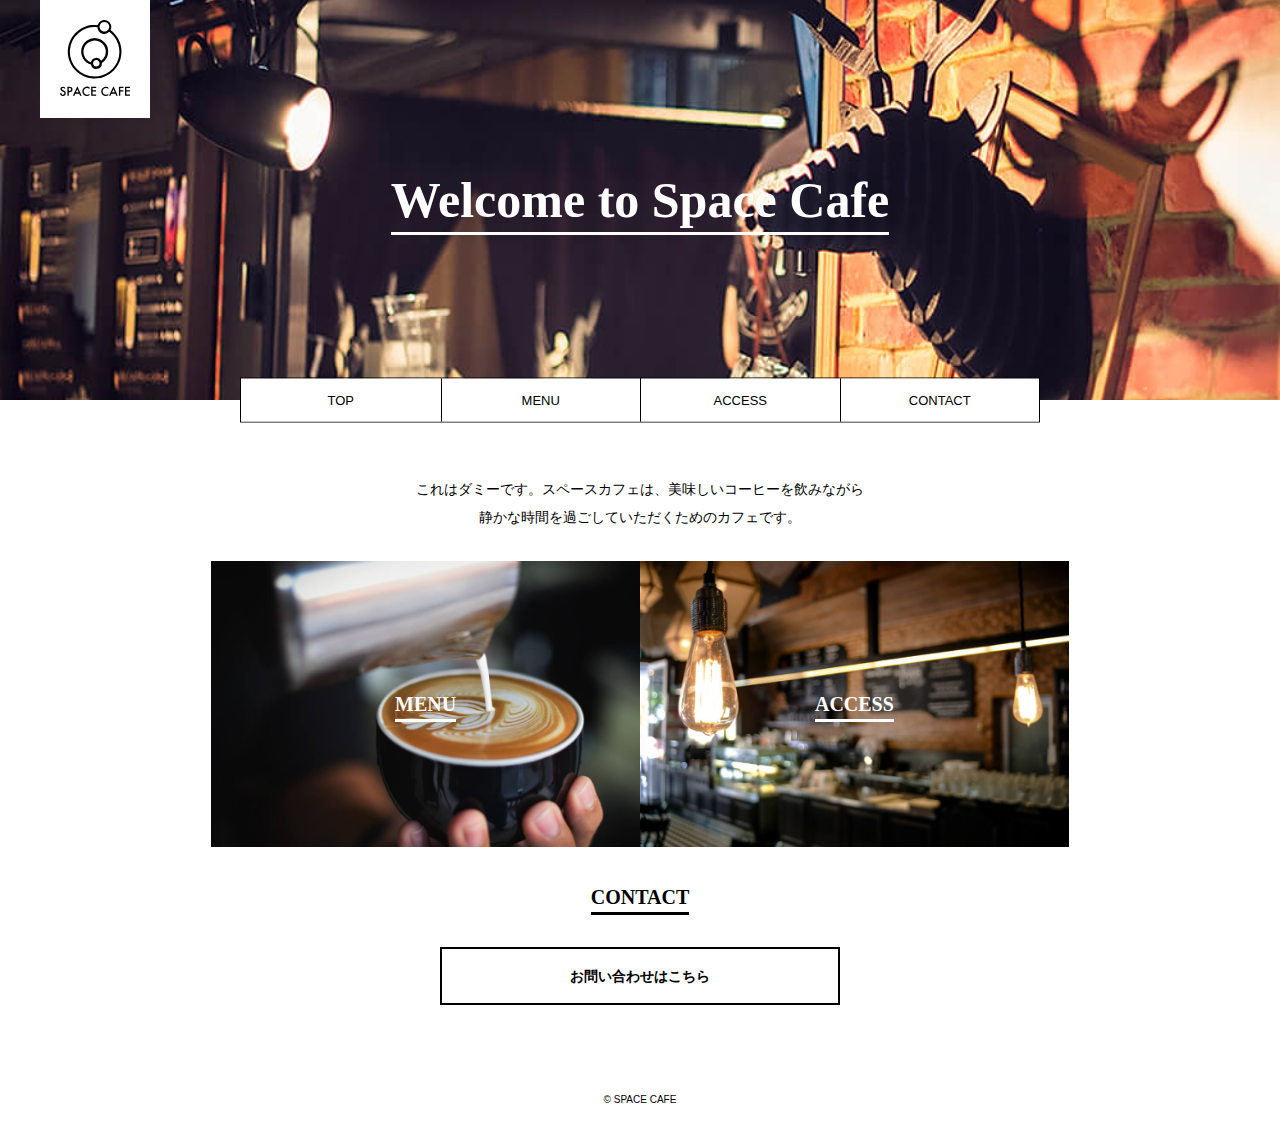
<file: index.html>
<!DOCTYPE html>
<html lang="ja">

<head>
  <meta charset="utf-8">
  <meta http-equiv="X-UA-Compatible" content="IE=edge">
  <meta name="viewport" content="width=device-width,user-scalable=yes,initial-scale=1.0">
  <title>SPACE CAFE</title>
  <link rel="shortcut icon" href="assets/img/common/favicon.ico">
  <link rel="apple-touch-icon" href="assets/img/common/apple-touch-icon.png">
  <link rel="stylesheet" href="assets/css/reset.css">
  <link rel="stylesheet" href="assets/css/common.css">
  <link rel="stylesheet" href="assets/css/top.css">
</head>

<body>
  <header class="header">
    <h1 class="logo"><img src="assets/img/common/logo.svg" alt="ロゴ"></h1>
    <div class="catch-copy"><span>Welcome to Space Cafe</span></div>
  </header>
  <nav class="globalnav">
    <ul class="globalnav-list">
      <li><a href="index.html">TOP</a></li>
      <li><a href="menu/index.html">MENU</a></li>
      <li><a href="access/index.html">ACCESS</a></li>
      <li><a href="contact/index.html">CONTACT</a></li>
    </ul>
  </nav>
  <main class="main">
    <div class="wrapper">
      <div class="lead">
        これはダミーです。スペースカフェは、美味しいコーヒーを飲みながら<br>静かな時間を過ごしていただくためのカフェです。
      </div>
      <div class="img-link-wrap">
        <section class="img-link">
          <a href="menu/index.html">
            <img src="assets/img/top/bg_menu.jpg" alt="メニュー画像">
            <h2 class="heading02"><span>MENU</span></h2>
          </a>
        </section>
        <section class="img-link">
          <a href="access/index.html">
            <img src="assets/img/top/bg_access.jpg" alt="アクセス画像">
            <h2 class="heading02"><span>ACCESS</span></h2>
          </a>
        </section>
      </div>
      <section>
        <h2 class="heading02 heading02-contact"><span>CONTACT</span></h2>
        <a href="../contact/index.html" class="btn">お問い合わせはこちら</a>
      </section>
    </div>
  </main>
  <footer class="footer">
    <p class="copy"><small>&copy; SPACE CAFE</small></p>
  </footer>
</body>

</html>
</file>
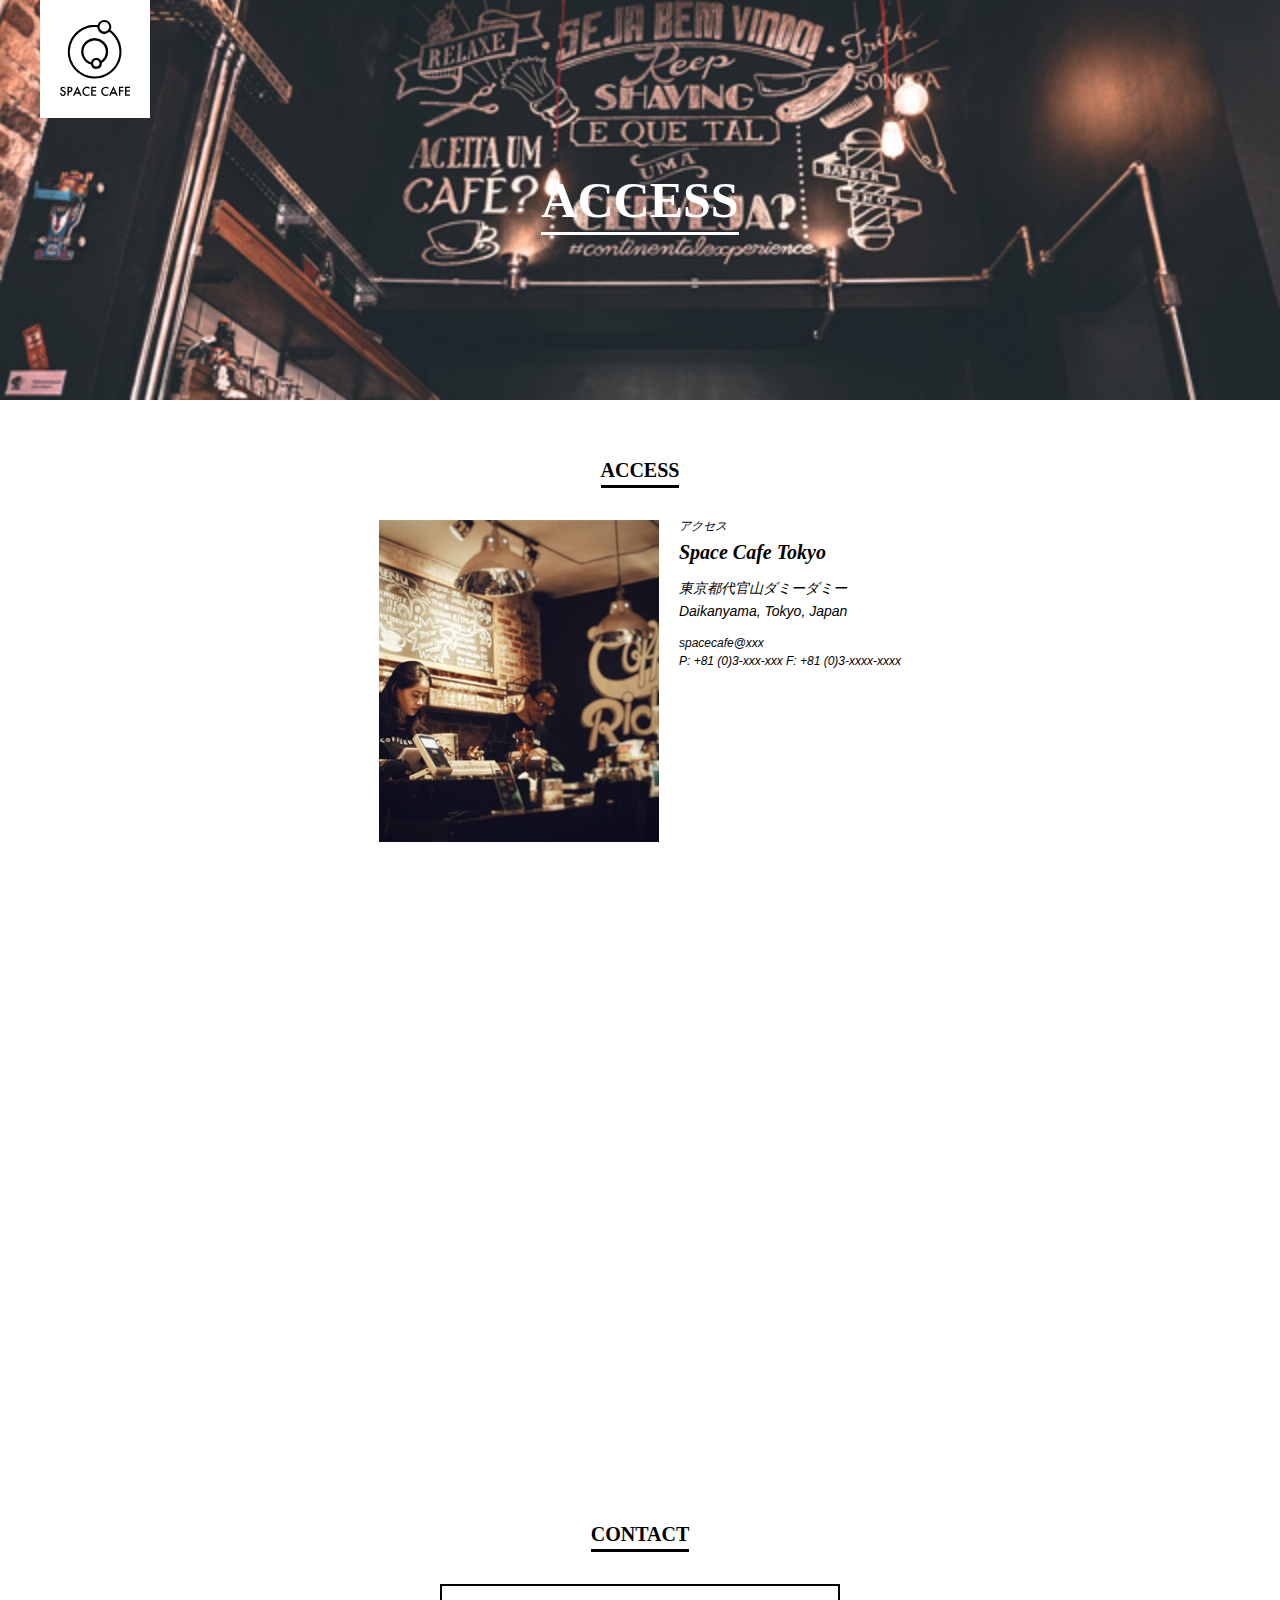
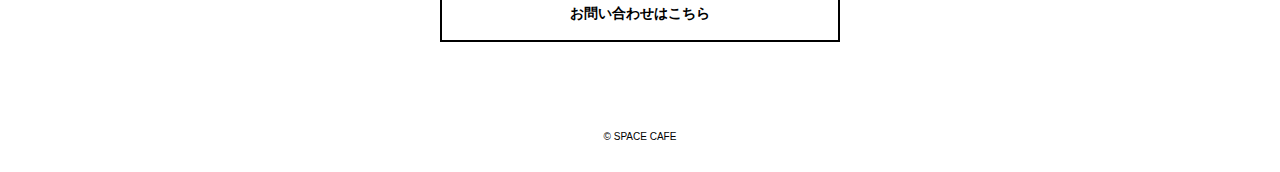
<file: access/index.html>
<!DOCTYPE html>
<html lang="ja">

<head>
  <meta charset="utf-8">
  <meta http-equiv="X-UA-Compatible" content="IE=edge">
  <meta name="viewport" content="width=device-width,user-scalable=yes,initial-scale=1.0">
  <title>アクセスページ | SPACE CAFE</title>
  <link rel="shortcut icon" href="../assets/img/common/favicon.ico">
  <link rel="apple-touch-icon" href="../assets/img/common/apple-touch-icon.png">
  <link rel="stylesheet" href="../assets/css/reset.css">
  <link rel="stylesheet" href="../assets/css/common.css">
  <link rel="stylesheet" href="../assets/css/access.css">
</head>

<body>
  <header class="header header-access">
    <h1 class="logo"><img src="../assets/img/common/logo.svg" alt="ロゴ"></h1>
    <div class="catch-copy"><span>ACCESS</span></div>
  </header>
  <main class="main">
    <div class="wrapper">
      <section class="section-access">
        <h2 class="heading02"><span>ACCESS</span></h2>
        <div class="access-block">
          <div class="access-img"><img src="../assets/img/access/img_access.jpg" alt="店内風景"></div>
          <address class="address">
            <dl>
              <dt>アクセス</dt>
              <dd class="access-desc">
                <div class="access-name">Space Cafe Tokyo</div>
                <div class="address">
                  <div class="address-text">
                    東京都代官山ダミーダミー<br>
                    Daikanyama, Tokyo, Japan
                  </div>
                  <div class="address-contact">
                    spacecafe@xxx<br>
                    P: +81 (0)3-xxx-xxx F: +81 (0)3-xxxx-xxxx
                  </div>
                </div>
              </dd>
            </dl>
          </address>
        </div>
        <div class="map">
          <iframe src="https://www.google.com/maps/embed?pb=!1m18!1m12!1m3!1d3267.219257243733!2d135.7782468759007!3d35.026244372805756!2m3!1f0!2f0!3f0!3m2!1i1024!2i768!4f13.1!3m3!1m2!1s0x60010857fbd64b75%3A0x11921ef4ea8c2443!2z5Lqs6YO95aSn5a2m!5e0!3m2!1sja!2sjp!4v1731114044388!5m2!1sja!2sjp" width="600" height="450" style="border:0;" allowfullscreen="" loading="lazy" referrerpolicy="no-referrer-when-downgrade"></iframe>
        </div>
      </section>
      <section>
        <h2 class="heading02 heading02-contact"><span>CONTACT</span></h2>
        <a href="../contact/index.html" class="btn">お問い合わせはこちら</a>
      </section>
    </div>
  </main>
  <footer class="footer">
    <p class="copy"><small>&copy; SPACE CAFE</small></p>
  </footer>
</body>

</html>
</file>
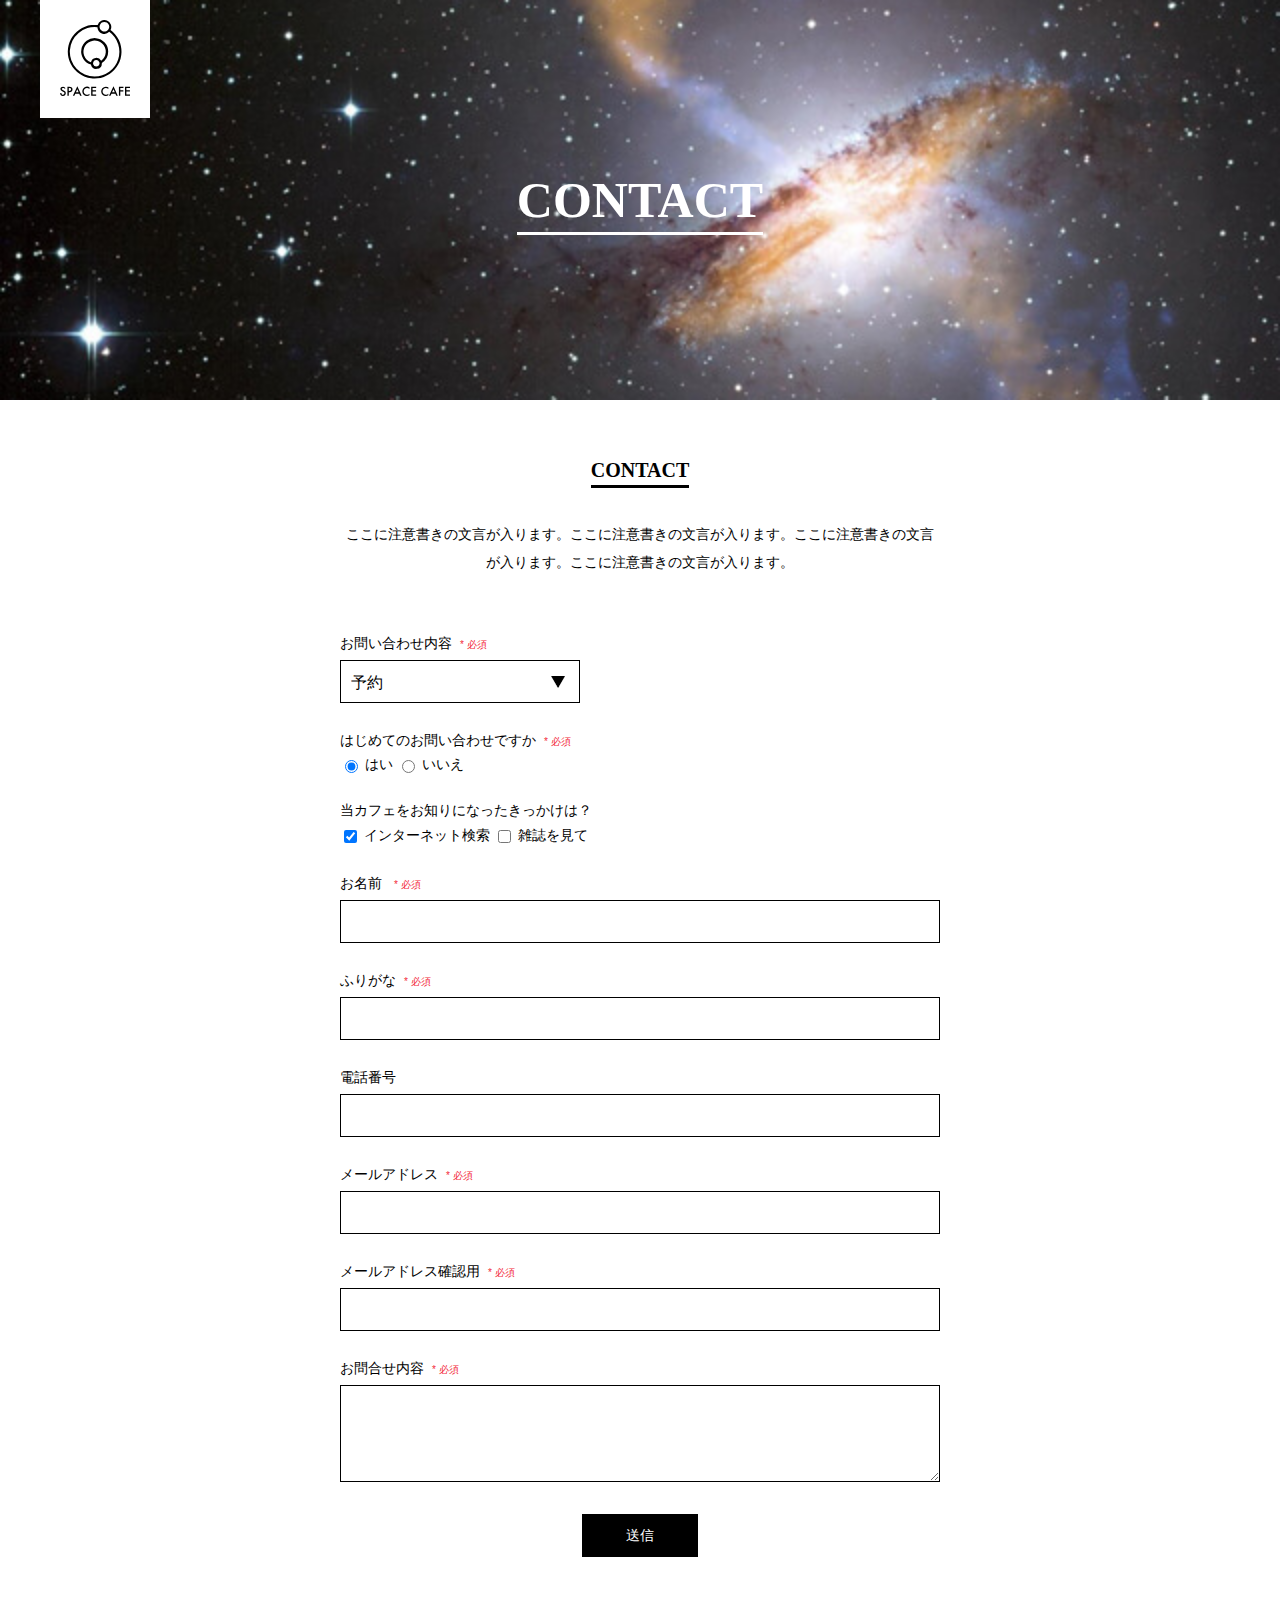
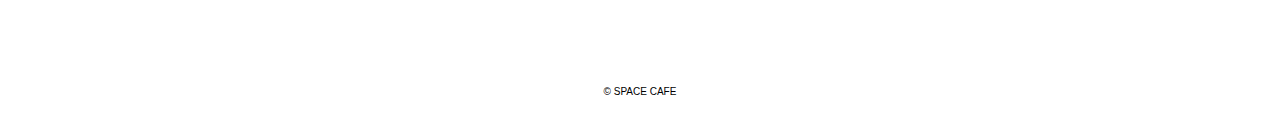
<file: contact/index.html>
<!DOCTYPE html>
<html lang="ja">

<head>
  <meta charset="utf-8">
  <meta http-equiv="X-UA-Compatible" content="IE=edge">
  <meta name="viewport" content="width=device-width,user-scalable=yes,initial-scale=1.0">
  <title>お問い合わせ | SPACE CAFE</title>
  <link rel="shortcut icon" href="../assets/img/common/favicon.ico">
  <link rel="apple-touch-icon" href="../assets/img/common/apple-touch-icon.png">
  <link rel="stylesheet" href="../assets/css/reset.css">
  <link rel="stylesheet" href="../assets/css/common.css">
  <link rel="stylesheet" href="../assets/css/contact.css">
</head>

<body>
  <header class="header header-contact">
    <h1 class="logo"><img src="../assets/img/common/logo.svg" alt="ロゴ"></h1>
    <div class="catch-copy"><span>CONTACT</span></div>
  </header>
  <main class="main">
    <div class="wrapper">
      <section class="section-contact">
        <h2 class="heading02"><span>CONTACT</span></h2>
        <div class="lead">
          ここに注意書きの文言が入ります。ここに注意書きの文言が入ります。ここに注意書きの文言が入ります。ここに注意書きの文言が入ります。
        </div>
        <form action="#" class="form">
          <fieldset class="form-block">
            <legend class="form-title">お問い合わせ内容<span class="must">* 必須</span></legend>
            <div class="form-input">
              <div class="selectbox-wrap">
                <select class="select" name="select">
                  <option value="予約">予約</option>
                  <option value="その他お問い合わせ">その他お問い合</option>
                </select>
              </div>
            </div>
          </fieldset>
          <fieldset class="form-block">
            <legend class="form-title">はじめてのお問い合わせですか<span class="must">* 必須</span></legend>
            <div class="form-input">
              <input type="radio" name="radio" id="radio1" value="1" checked>
              <label for="radio1"> はい </label>
              <input type="radio" name="radio" id="radio2" value="2">
              <label for="radio2"> いいえ </label>
            </div>
          </fieldset>
          <fieldset class="form-block">
            <legend class="form-title">当カフェをお知りになったきっかけは？</legend>
            <div class="form-input">
              <input type="checkbox" name="checkbox" id="checkbox1" value="1" checked>
              <label for="checkbox1">インターネット検索</label>
              <input type="checkbox" name="checkbox" id="checkbox2" value="2">
              <label for="checkbox2"> 雑誌を見て </label>
            </div>
          </fieldset>
          <fieldset class="form-block">
            <legend class="form-title">お名前 <span class="must">* 必須</span></legend>
            <div class="form-input"><input type="text" class="input-text"></div>
          </fieldset>
          <fieldset class="form-block">
            <legend class="form-title">ふりがな<span class="must">* 必須</span></legend>
            <div class="form-input"><input type="text" class="input-text"></div>
          </fieldset>
          <fieldset class="form-block">
            <legend class="form-title">電話番号</legend>
            <div class="form-input"><input type="text" class="input-text"></div>
          </fieldset>
          <fieldset class="form-block">
            <legend class="form-title">メールアドレス<span class="must">* 必須</span></legend>
            <div class="form-input"><input type="text" class="input-text"></div>
          </fieldset>
          <fieldset class="form-block">
            <legend class="form-title">メールアドレス確認用<span class="must">* 必須</span></legend>
            <div class="form-input"><input type="text" class="input-text"></div>
          </fieldset>
          <fieldset class="form-block">
            <legend class="form-title">お問合せ内容<span class="must">* 必須</span></legend>
            <div class="form-input"><textarea class="textarea"></textarea></div>
          </fieldset>

          <button type="submit" class="submit-button">送信</button>
        </form>
      </section>
    </div>
  </main>
  <footer class="footer">
    <p class="copy"><small>&copy; SPACE CAFE</small></p>
  </footer>
</body>

</html>
</file>
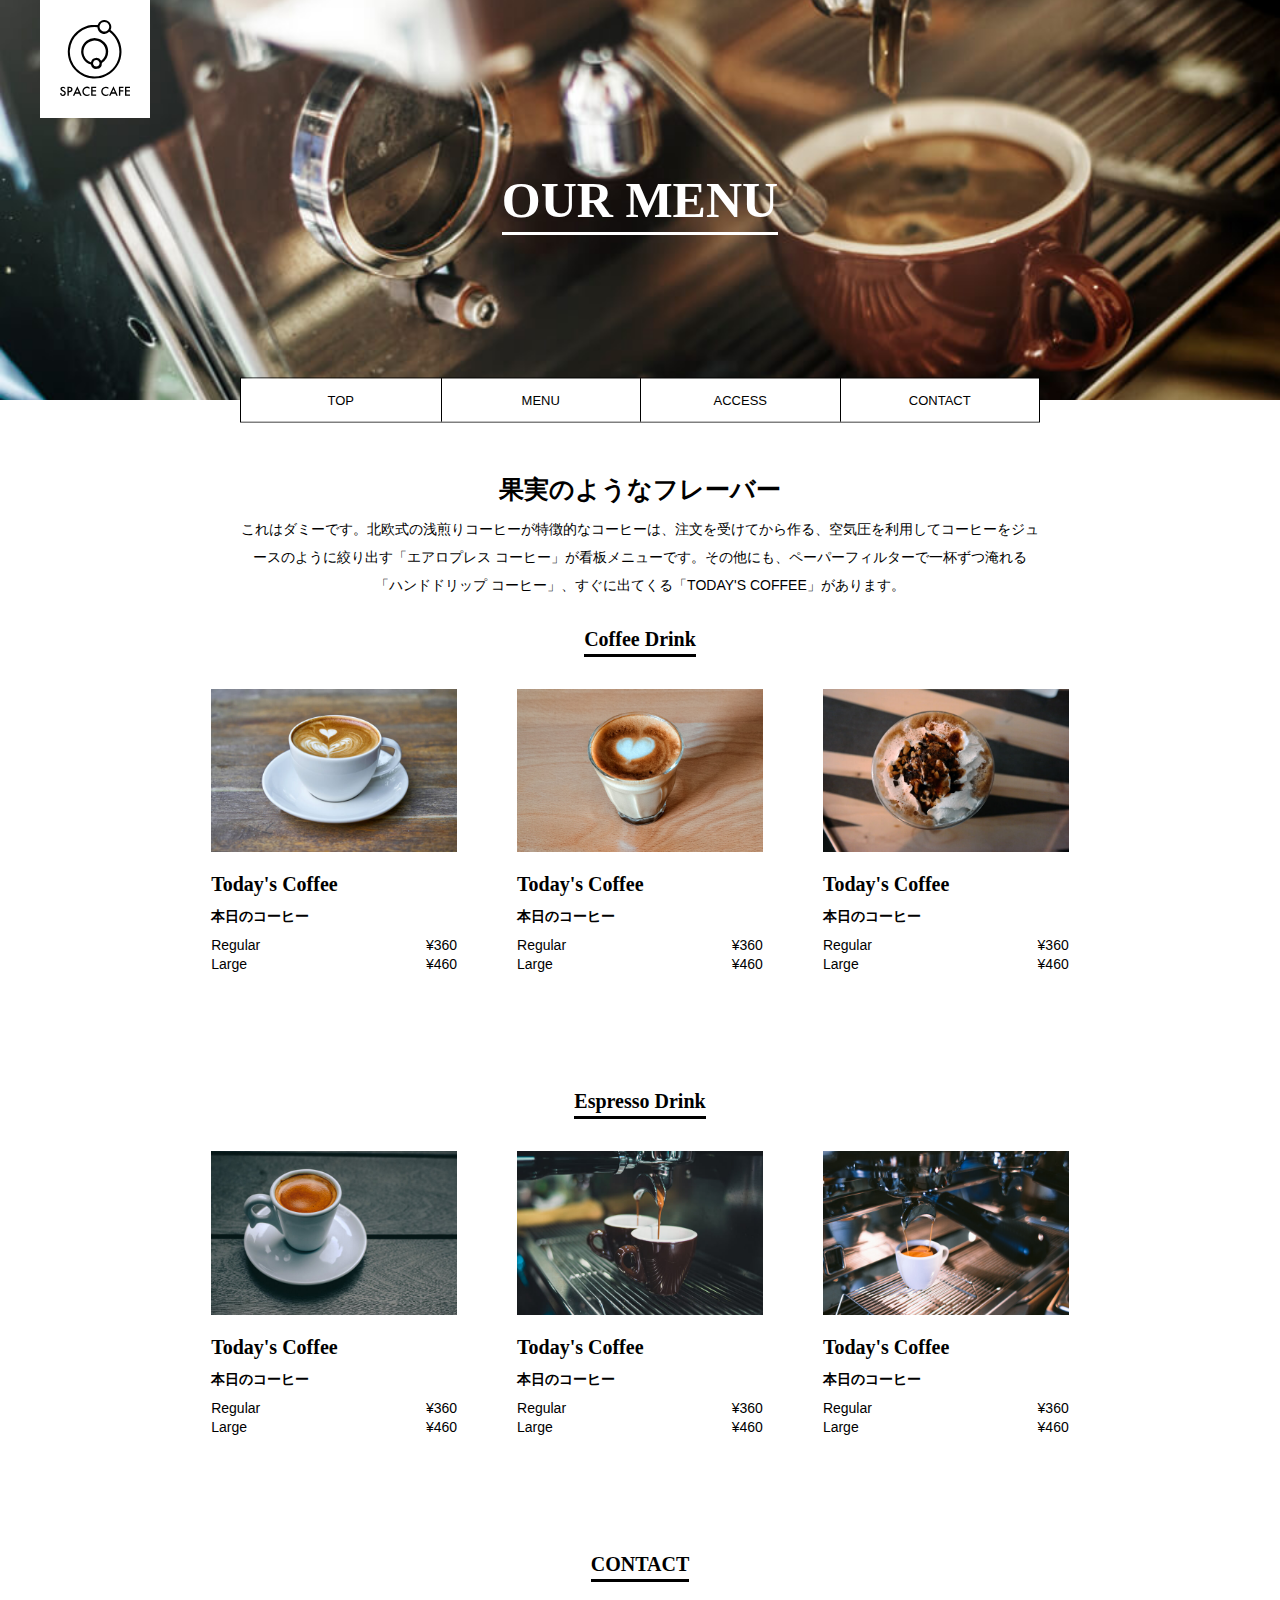
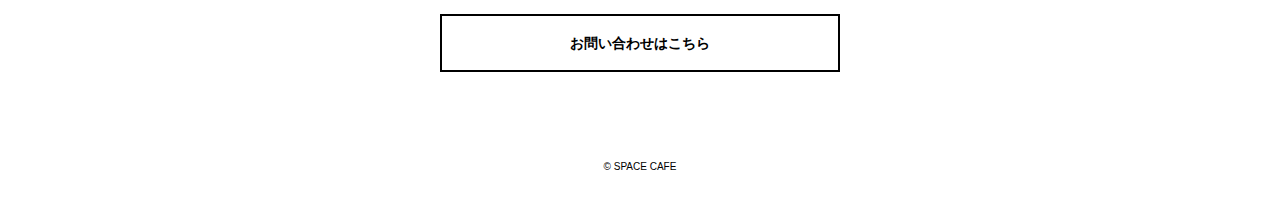
<file: menu/index.html>
<!DOCTYPE html>
<html lang="ja">

<head>
  <meta charset="utf-8">
  <meta http-equiv="X-UA-Compatible" content="IE=edge">
  <meta name="viewport" content="width=device-width,user-scalable=yes,initial-scale=1.0">
  <title>メニューページ | SPACE CAFE</title>
  <link rel="shortcut icon" href="../assets/img/common/favicon.ico">
  <link rel="apple-touch-icon" href="../assets/img/common/apple-touch-icon.png">
  <link rel="stylesheet" href="../assets/css/reset.css">
  <link rel="stylesheet" href="../assets/css/common.css">
  <link rel="stylesheet" href="../assets/css/menu.css">
</head>

<body>
  <header class="header header-menu">
    <h1 class="logo"><img src="../assets/img/common/logo.svg" alt="ロゴ"></h1>
    <div class="catch-copy"><span>OUR MENU</span></div>
  </header>
  <nav class="globalnav">
    <ul class="globalnav-list">
      <li><a href="..//index.html">TOP</a></li>
      <li><a href="index.html">MENU</a></li>
      <li><a href="../access/index.html">ACCESS</a></li>
      <li><a href="../contact/index.html">CONTACT</a></li>
    </ul>
  </nav>
  <main class="main">
    <div class="wrapper">
      <div class="lead">
        <div class="lead-title">果実のようなフレーバー</div>
        これはダミーです。北欧式の浅煎りコーヒーが特徴的なコーヒーは、注文を受けてから作る、空気圧を利用してコーヒーをジュースのように絞り出す「エアロプレス
        コーヒー」が看板メニューです。その他にも、ペーパーフィルターで一杯ずつ淹れる「ハンドドリップ コーヒー」、すぐに出てくる「TODAY'S COFFEE」があります。
      </div>
      <section class="menu-category">
        <h2 class="heading02 heading02--menu"><span>Coffee Drink</span></h2>
        <ul class="menu-wrap">
          <li class="menu">
            <div class="menu-img"><img src="../assets/img/menu/menu_coffee01.jpg" alt=""></div>
            <div class="menu-name-en">Today's Coffee</div>
            <p class="menu-name-ja">本日のコーヒー</p>
            <div class="menu-price">
              <span>Regular</span>
              <span>¥360</span>
            </div>
            <div class="menu-price">
              <span>Large</span>
              <span>¥460</span>
            </div>
          </li>
          <li class="menu">
            <div class="menu-img"><img src="../assets/img/menu/menu_coffee02.jpg" alt=""></div>
            <div class="menu-name-en">Today's Coffee</div>
            <p class="menu-name-ja">本日のコーヒー</p>
            <div class="menu-price">
              <span>Regular</span>
              <span>¥360</span>
            </div>
            <div class="menu-price">
              <span>Large</span>
              <span>¥460</span>
            </div>
          </li>
          <li class="menu">
            <div class="menu-img"><img src="../assets/img/menu/menu_coffee03.jpg" alt=""></div>
            <div class="menu-name-en">Today's Coffee</div>
            <p class="menu-name-ja">本日のコーヒー</p>
            <div class="menu-price">
              <span>Regular</span>
              <span>¥360</span>
            </div>
            <div class="menu-price">
              <span>Large</span>
              <span>¥460</span>
            </div>
          </li>
        </ul>
      </section>
      <section class="menu-category">
        <h2 class="heading02 heading02--menu"><span>Espresso Drink</span></h2>
        <ul class="menu-wrap">
          <li class="menu">
            <div class="menu-img"><img src="../assets/img/menu/menu_coffee04.jpg" alt=""></div>
            <div class="menu-name-en">Today's Coffee</div>
            <p class="menu-name-ja">本日のコーヒー</p>
            <div class="menu-price">
              <span>Regular</span>
              <span>¥360</span>
            </div>
            <div class="menu-price">
              <span>Large</span>
              <span>¥460</span>
            </div>
          </li>
          <li class="menu">
            <div class="menu-img"><img src="../assets/img/menu/menu_coffee05.jpg" alt=""></div>
            <div class="menu-name-en">Today's Coffee</div>
            <p class="menu-name-ja">本日のコーヒー</p>
            <div class="menu-price">
              <span>Regular</span>
              <span>¥360</span>
            </div>
            <div class="menu-price">
              <span>Large</span>
              <span>¥460</span>
            </div>
          </li>
          <li class="menu">
            <div class="menu-img"><img src="../assets/img/menu/menu_coffee06.jpg" alt=""></div>
            <div class="menu-name-en">Today's Coffee</div>
            <p class="menu-name-ja">本日のコーヒー</p>
            <div class="menu-price">
              <span>Regular</span>
              <span>¥360</span>
            </div>
            <div class="menu-price">
              <span>Large</span>
              <span>¥460</span>
            </div>
          </li>
        </ul>
      </section>
      <section>
        <h2 class="heading02 heading02-contact"><span>CONTACT</span></h2>
        <a href="../contact/index.html" class="btn">お問い合わせはこちら</a>
      </section>
    </div>
  </main>
  <footer class="footer">
    <p class="copy"><small>&copy; SPACE CAFE</small></p>
  </footer>
</body>

</html>
</file>
<file: assets/css/common.css>
@charset "UTF-8";

.header {
  position: relative;
  width: 100%;
  height: 0;
  padding-bottom: 100%;
  background: url(../img/top/hero_top.jpg) no-repeat center center/cover;
}

.logo {
  width: 60px;
  padding: 10px;
  background: #fff;
  position: absolute;
  top: 0;
  left: 20px;
}

.catch-copy,
.page-title {
  text-align: center;
  width: 100%;
  color: #fff;
  font-family: "ヒラギノ明朝 ProN W3", "Hiragino Mincho ProN", "HG明朝E", "ＭＳ Ｐ明朝", "ＭＳ 明朝", serif;
  font-size: 6vw;
  font-weight: bold;
  position: absolute;
  top: 50%;
  left: 0;
  -webkit-transform: translate(0, -50%);
  transform: translate(0, -50%);
}

.catch-copy span,
.page-title span {
  border-bottom: 3px solid #fff;
  padding-bottom: 4px;
}

.heading02 {
  text-align: center;
  font-size: 16px;
  font-weight: bold;
  color: #000;
  font-family: "ヒラギノ明朝 ProN W3", "Hiragino Mincho ProN", "HG明朝E", "ＭＳ Ｐ明朝", "ＭＳ 明朝", serif;
  margin-bottom: 20px;
}

.heading02 span {
  border-bottom: 3px solid #000;
  padding-bottom: 4px;
}

.lead {
  font-size: 14px;
  line-height: 2.0;
}

.btn {
  display: block;
  text-align: center;
  width: 200px;
  margin: 0 auto 60px;
  border: 2px solid #000;
  text-decoration: none;
  padding: 13px 0 12px;
  font-weight: bold;
}

.footer {
  padding: 15px 10px;
}

.copy {
  text-align: center;
  font-size: 1.0rem;
}

.globalnav li {
  display: table-cell;
  text-align: center;
}

.globalnav li:not(:first-child) {
  border-left: 1px solid #000;
}

.globalnav li a {
  font-size: 1.3rem;
  display: block;
  background: #fff;
  text-decoration: none;
  padding: 15px 0;
}

.globalnav li a:hover {
  opacity: 1;
}

.globalnav-list {
  width: 100%;
  max-width: 800px;
  margin: 0 auto;
  display: table;
  table-layout: fixed;
  border: 1px solid #000;
}

.globalnav {
  position: relative;
  padding: 0 10px;
  transform: translate(0, -50%);
}

@media print,
screen and (min-width : 768px) {
  .header {
    height: 400px;
    padding-bottom: 0;
  }

  .logo {
    width: 110px;
    padding: 20px;
    left: 40px;
  }

  .catch-copy,
  .page-title {
    font-size: 50px;
  }


  .lead {
    width: 800px;
    margin: 0 auto;
    text-align: center;
  }

  .img-link-wrap {
    display: flex;
    margin-bottom: 80px;
  }

  .img-link {
    width: 50%;
  }

  .heading02 {
    font-size: 20px;
    margin-bottom: 40px;
  }

  .btn {
    width: 400px;
    padding: 20px 0;
    font-size: 14px;
  }

  .footer {
    padding: 30px 10px;
  }

  .globalnav li a:hover {
    background: #000;
    color: #fff;
  }
}
</file>
<file: assets/css/top.css>
@charset "UTF-8";
.wrapper {
  max-width: 960px;
  margin: 0 auto;
  padding: 0 4%;
}

.lead {
  padding: 30px 0;
}

.img-link-wrap {
  margin-bottom: 40px;
}

.img-link a {
  display: block;
  position: relative;
  z-index: 1;
}

.img-link a .heading02 {
  color: #fff;
  z-index: 2;
  position: absolute;
  width: 100%;
  top: 50%;
  left: 0;
  -webkit-transform: translate(0, -50%);
  transform: translate(0, -50%);
  margin-bottom: 0;
}

.img-link a .heading02 span {
  border-color: #fff;
}

.img-link a img {
  display: block;
}
</file>
<file: assets/css/access.css>
@charset "UTF-8";

.header.header-access {
  background: url(../img/access/hero_access.jpg) no-repeat center center/cover;
}

.wrapper {
  max-width: 960px;
  margin: 0 auto;
  padding: 0 4%;
}

.section-access {
  padding: 30px 0 50px;
}

.access-img {
  margin-bottom: 15px;
}

.address {
  margin-bottom: 20px;
}

.address dt {
  font-size: 12px;
  margin-bottom: 10px;
}

.access-name {
  font-family: "ヒラギノ明朝 ProN W3", "Hiragino Mincho ProN", "HG明朝E", "ＭＳ Ｐ明朝", "ＭＳ 明朝", serif;
  font-size: 20px;
  font-weight: bold;
  margin-bottom: 15px;
}

.address-text {
  font-size: 14px;
  line-height: 1.67;
  margin-bottom: 10px;
}

.address-contact {
  font-size: 12px;
  line-height: 1.5;
}

.map {
  position: relative;
  width: 100%;
  height: 0;
  padding-bottom: 75%;
}

.map iframe {
  width: 100%;
  height: 100%;
  position: absolute;
  top: 0;
  left: 0;
  bottom: 0;
  right: 0;
}

@media print,
screen and (min-width : 768px) {
  .access-block {
    display: flex;
    justify-content: center;
    margin-bottom: 40px;
  }

  .access-img {
    width: 50%;
    max-width: 300px;
    padding-right: 20px;
  }

  .section-access {
    padding: 60px 0 100px;
    max-width: 700px;
    margin: 0 auto;
  }
}
</file>
<file: assets/css/contact.css>
@charset "UTF-8";

.header.header-contact {
  background: url(../img/contact/hero_contact.jpg) no-repeat center center/cover;
}

.wrapper {
  max-width: 960px;
  margin: 0 auto;
  padding: 0 4%;
}

.section-contact {
  padding: 30px 0 50px;
}

.lead {
  margin-bottom: 30px;
}

.select,
input[type="text"],
textarea {
  -moz-appearance: none;
  -webkit-appearance: none;
  appearance: none;
  width: 100%;
  height: 43px;
  padding: 0 10px;
  border: 1px solid #000;
  border-radius: 0;
  background: #fff;
  font-size: 1.6rem;
  line-height: 43px;
}

.selectbox-wrap {
  position: relative;
  width: 240px;
  height: 43px;
  z-index: 1;
}

.selectbox-wrap::after {
  content: "";
  display: block;
  width: 14px;
  height: 12px;
  background: url(../img/contact/icon_select.png) no-repeat center center/cover;
  position: absolute;
  top: 50%;
  margin-top: -6px;
  right: 15px;
  z-index: 10;
}

.form-block {
  margin-bottom: 25px;
}

.form-title {
  font-size: 1.4rem;
  margin-bottom: 10px;
}

.form-title span {
  display: inline-block;
  font-size: 1.0rem;
  color: #f32938;
  margin-left: 8px;
}

.textarea {
  height: 97px;
  line-height: 1.5;
  padding: 10px;
}

.submit-button {
  display: block;
  -moz-appearance: none;
  -webkit-appearance: none;
  appearance: none;
  border: none;
  cursor: pointer;
  padding: 0;
  background: #000;
  color: #fff;
  font-size: 1.4rem;
  width: 116px;
  height: 43px;
  line-height: 43px;
  margin: 0 auto;
}

@media print,
screen and (min-width: 768px) {
  .lead {
    margin: 0 auto;
    width: 600px;
    text-align: center;
    margin-bottom: 60px;
  }

  .section-contact {
    padding: 60px 0 100px;
    margin: 0 auto;
  }

  .form-block {
    width: 600px;
    margin: 0 auto 30px;
  }
}
</file>
<file: assets/css/menu.css>
@charset "UTF-8";

.header.header-menu {
  background: url(../img/menu/hero_menu.jpg) no-repeat center center/cover;
}

.wrapper {
  max-width: 960px;
  margin: 0 auto;
  padding: 0 4%;
}

.lead {
  padding: 30px 0;
}

.lead-title {
  font-size: 25px;
  margin-bottom: 10px;
  font-weight: bold;
  line-height: 1.2;
  font-family: "ヒラギノ明朝 ProN W3", "Hiragino Mincho ProN", "HG明朝E", "ＭＳ Ｐ明朝", "ＭＳ 明朝", serif;
}

.menu {
  padding: 15px 0;
  border-bottom: 1px solid #eee;
  list-style: none;
}

.menu-img {
  margin-bottom: 20px;
}

.menu-name-en {
  font-size: 20px;
  font-family: "ヒラギノ明朝 ProN W3", "Hiragino Mincho ProN", "HG明朝E", "ＭＳ Ｐ明朝", "ＭＳ 明朝", serif;
  font-weight: bold;
  margin-bottom: 15px;
}

.menu-name-ja {
  font-size: 14px;
  font-weight: bold;
  margin-bottom: 15px;
}

.menu-price {
  font-size: 14px;
  display: -webkit-flex;
  display: -ms-flexbox;
  display: flex;
  -webkit-justify-content: space-between;
  -ms-flex-pack: justify;
  justify-content: space-between;
}

.menu-price+.menu-price {
  margin-top: 5px;
}

.menu-category {
  margin-bottom: 60px;
}

@media print,
screen and (min-width : 768px) {
  .lead {
    width: 800px;
    margin: auto;
    text-align: center;
  }

  .menu-wrap {
    display: flex;
    flex-wrap: wrap;
  }

  .menu {
    width: 33.33%;
    padding: 0 30px;
    margin-bottom: 60px;
    border-bottom: none;
  }

  .menu-category {
    margin: 0 -30px 60px;
  }

}
</file>
